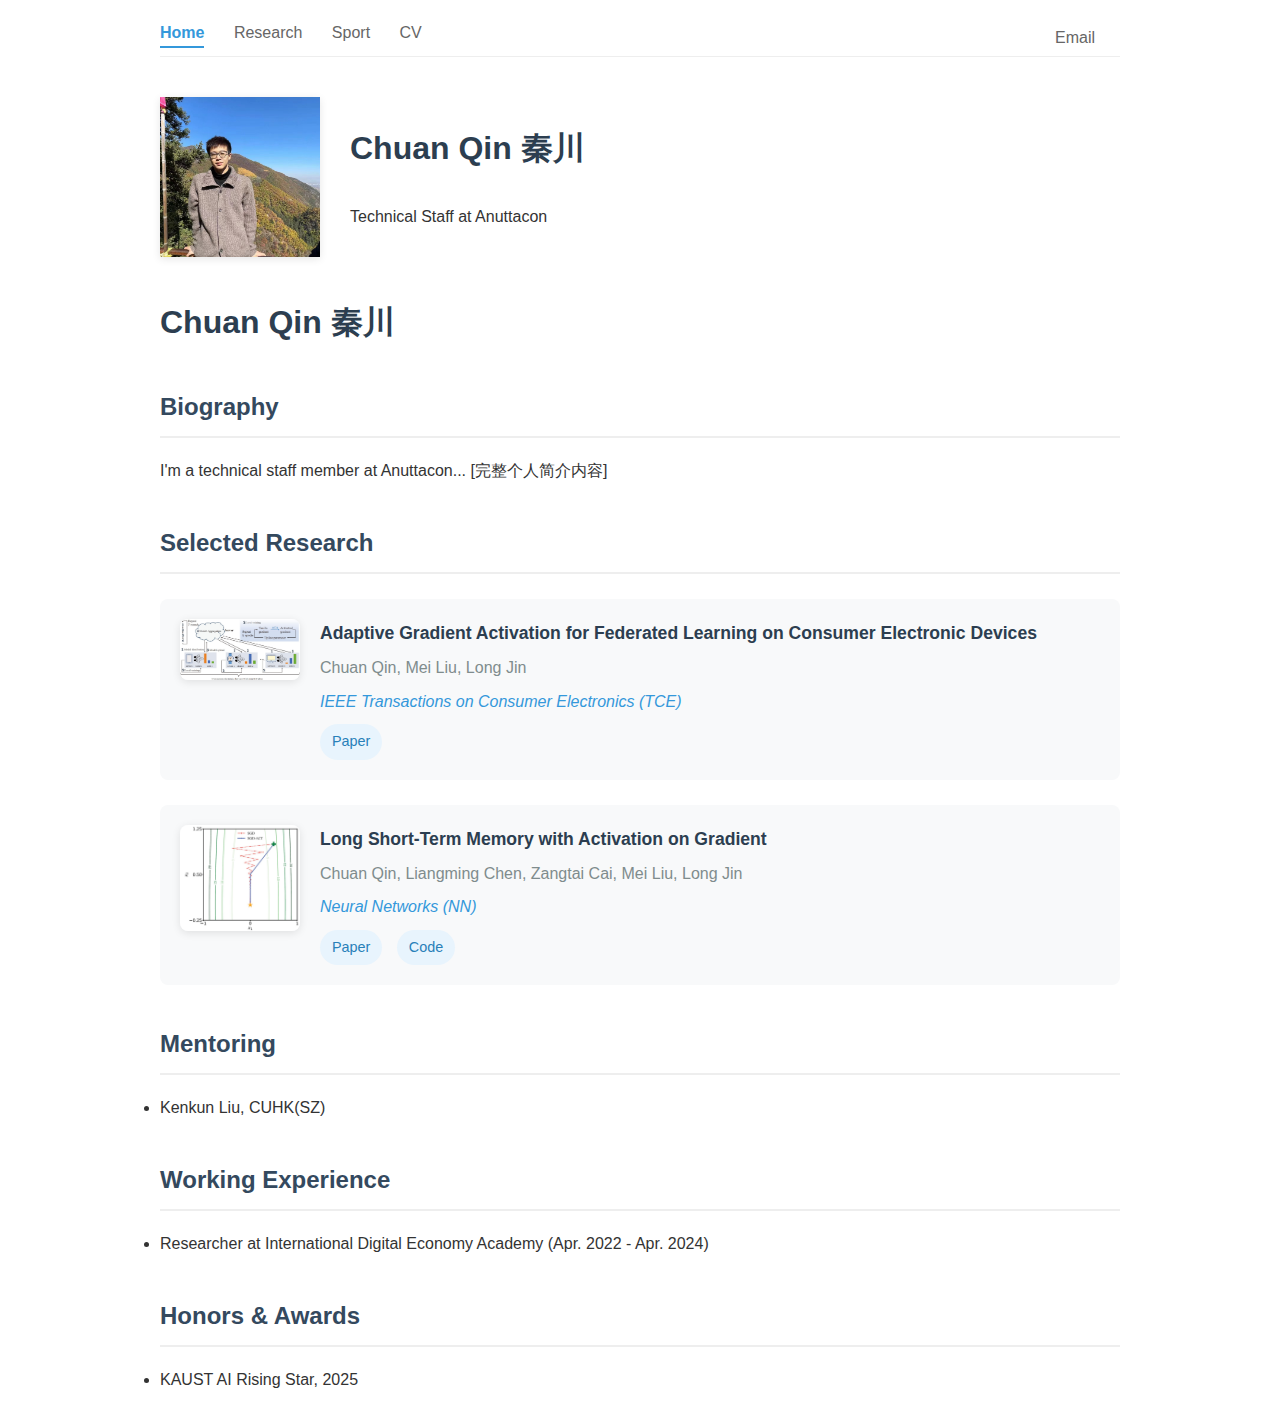
<file: index.html>
<!DOCTYPE html>
<html lang="en">
<head>
    <meta charset="UTF-8">
    <meta name="viewport" content="width=device-width, initial-scale=1.0">
    <title>Chuan Qin 秦川</title>
    <link rel="stylesheet" href="style.css">
    <!-- 每个页面独有的样式可以单独添加 -->
    <style>
        /* 当前页面特有样式 */
        .profile-header {
            display: flex;
            align-items: center;
            gap: 30px;
            margin-bottom: 40px;
        }
        
        .profile-photo {
            width: 160px;
            height: 160px;
            /* 移除圆角相关代码 */
            border-radius: 0; 
            border: none;      /* 移除边框 */
            object-fit: cover;
            /* 新增阴影效果 */
            box-shadow: 0 2px 8px rgba(0,0,0,0.1);
        }


        .paper {
            display: grid;
            grid-template-columns: 120px 1fr;
            gap: 20px;
            padding: 20px;
            margin: 25px 0;
        }

        .paper-image {
            width: 100%;
            border-radius: 8px;
            box-shadow: 0 2px 8px rgba(0,0,0,0.1);
            transition: transform 0.3s ease;
        }

        .paper-image:hover {
            transform: scale(1.03);
        }
    </style>
</head>
<body>
    <nav>
        <a href="index.html" class="active">Home</a>
        <a href="research.html">Research</a>
        <a href="sport.html">Sport</a>
        <a href="cv_qinchuan.pdf" target="_blank">CV</a> <!-- 新增此行 -->
        <a href="mailto:qinchuan8@foxmail.com" style="float: right;">Email</a>
    </nav>

    <!-- 新增个人照片 -->
    <div class="profile-header">
        <img src="images/qinchuan.jpg" alt="Chuan Qin Portrait" class="profile-photo">
        <div>
            <h1>Chuan Qin 秦川</h1>
            <p class="position">Technical Staff at Anuttacon</p>
        </div>
    </div>
    
    <h1>Chuan Qin 秦川</h1>

    <section id="biography">
        <h2>Biography</h2>
        <p>I'm a technical staff member at Anuttacon... [完整个人简介内容]</p>
    </section>

    <section id="research">
        <h2>Selected Research</h2>
        <div class="paper">
            <img src="images/paper2.jpg" alt="Video Generation Demo" class="paper-image">
            <div>
                <div class="paper-title">Adaptive Gradient Activation for Federated Learning on Consumer Electronic Devices</div>
                <div class="authors">Chuan Qin, Mei Liu, Long Jin</div>
                <div class="venue">IEEE Transactions on Consumer Electronics (TCE)</div>
                <div class="badges">
                    <a href="https://ieeexplore.ieee.org/abstract/document/10874179/" class="badge" target="_blank">Paper</a>
<!--                     <a href="https://github.com/chuanqin8/ACT-In-NLP" class="badge" target="_blank">Code</a> -->
                </div>
            </div>
        </div>
        <div class="paper">
            <img src="images/paper1.jpg" alt="Video Generation Demo" class="paper-image">
            <div>
                <div class="paper-title">Long Short-Term Memory with Activation on Gradient</div>
                <div class="authors">Chuan Qin, Liangming Chen, Zangtai Cai, Mei Liu, Long Jin</div>
                <div class="venue">Neural Networks (NN)</div>
                <div class="badges">
                    <a href="https://www.sciencedirect.com/science/article/pii/S0893608023002125" class="badge" target="_blank">Paper</a>
                    <a href="https://github.com/chuanqin8/ACT-In-NLP" class="badge" target="_blank">Code</a>
                </div>
            </div>
        </div>

        <!-- 其他论文条目 -->
    </section>

    <section id="mentoring">
        <h2>Mentoring</h2>
        <ul>
            <li>Kenkun Liu, CUHK(SZ)</li>
            <!-- 其他指导条目 -->
        </ul>
    </section>

    <section id="experience">
        <h2>Working Experience</h2>
        <ul>
            <li>Researcher at International Digital Economy Academy (Apr. 2022 - Apr. 2024)</li>
            <!-- 其他工作经历 -->
        </ul>
    </section>

    <section id="honors">
        <h2>Honors & Awards</h2>
        <ul>
            <li>KAUST AI Rising Star, 2025</li>
            <!-- 其他荣誉 -->
        </ul>
    </section>
    <script type='text/javascript' id='clustrmaps' src='//cdn.clustrmaps.com/map_v2.js?cl=f0ecec&w=300&t=tt&d=0VNEHlh94T2rzbIyiPON_Q6wNyb-2dSkkln2FM5XPnQ&co=5d78bf&cmo=ca2525&cmn=22a122&ct=fdf8f8'></script>
    

    
</body>
</html>
</file>
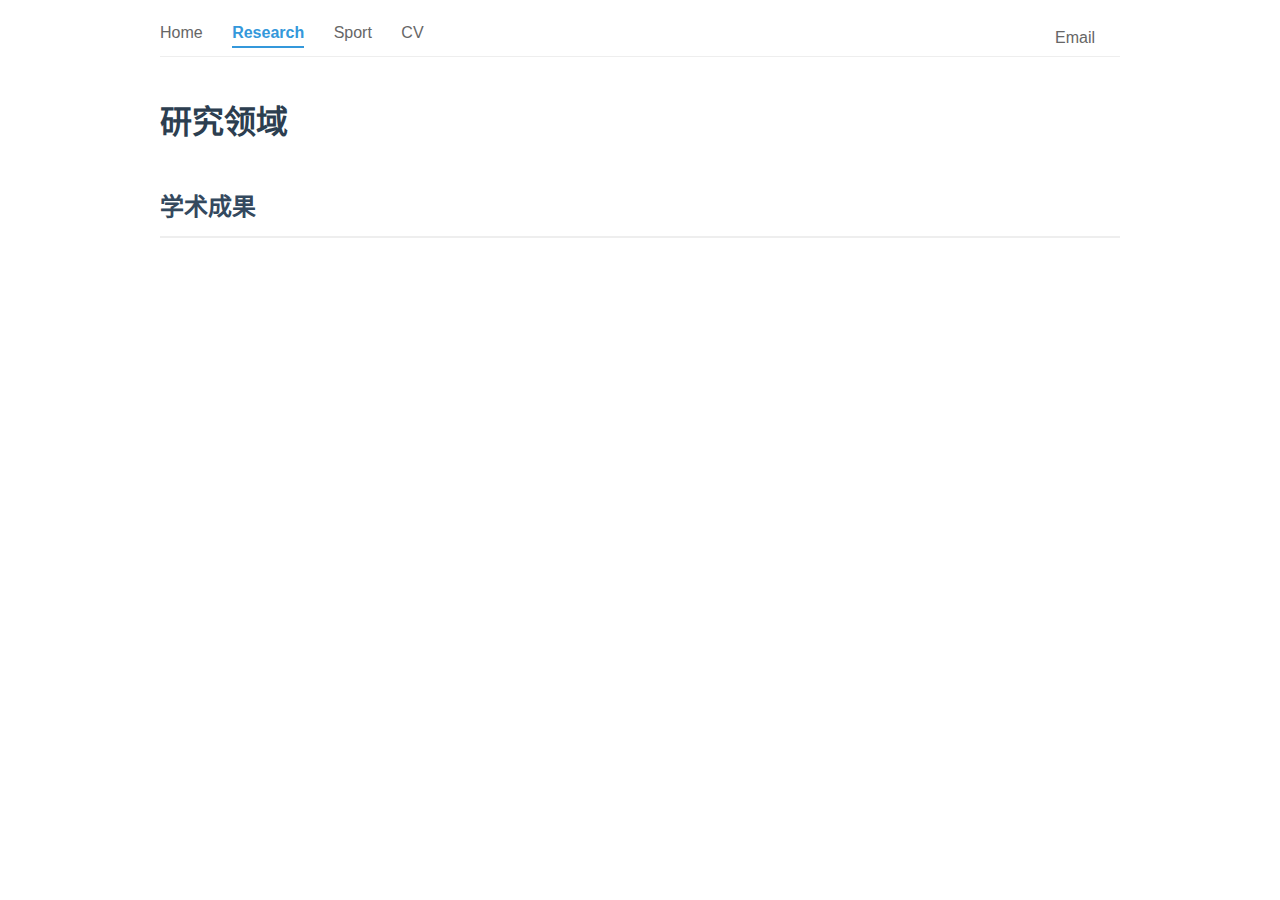
<file: research.html>
<!DOCTYPE html>
<html lang="zh-CN">
<head>
    <meta charset="UTF-8">
    <meta name="viewport" content="width=device-width, initial-scale=1.0">
    <title>秦川 - 研究</title>
    <link rel="stylesheet" href="style.css">
    <!-- 每个页面独有的样式可以单独添加 -->
    <style>
        /* 当前页面特有样式 */
    </style>
</head>
<body>
    <nav>
        <a href="index.html">Home</a>
        <a href="research.html" class="active">Research</a>
        <a href="sport.html">Sport</a>
        <a href="cv_qinchuan.pdf" target="_blank">CV</a>
        <a href="mailto:qinchuan8@foxmail.com" style="float: right;">Email</a>
    </nav>

    <h1>研究领域</h1>
    
    <section id="publications">
        <h2>学术成果</h2>
        <!-- 研究相关内容 -->
    </section>

    <!-- 其他研究页面内容 -->

</body>
</html>
</file>
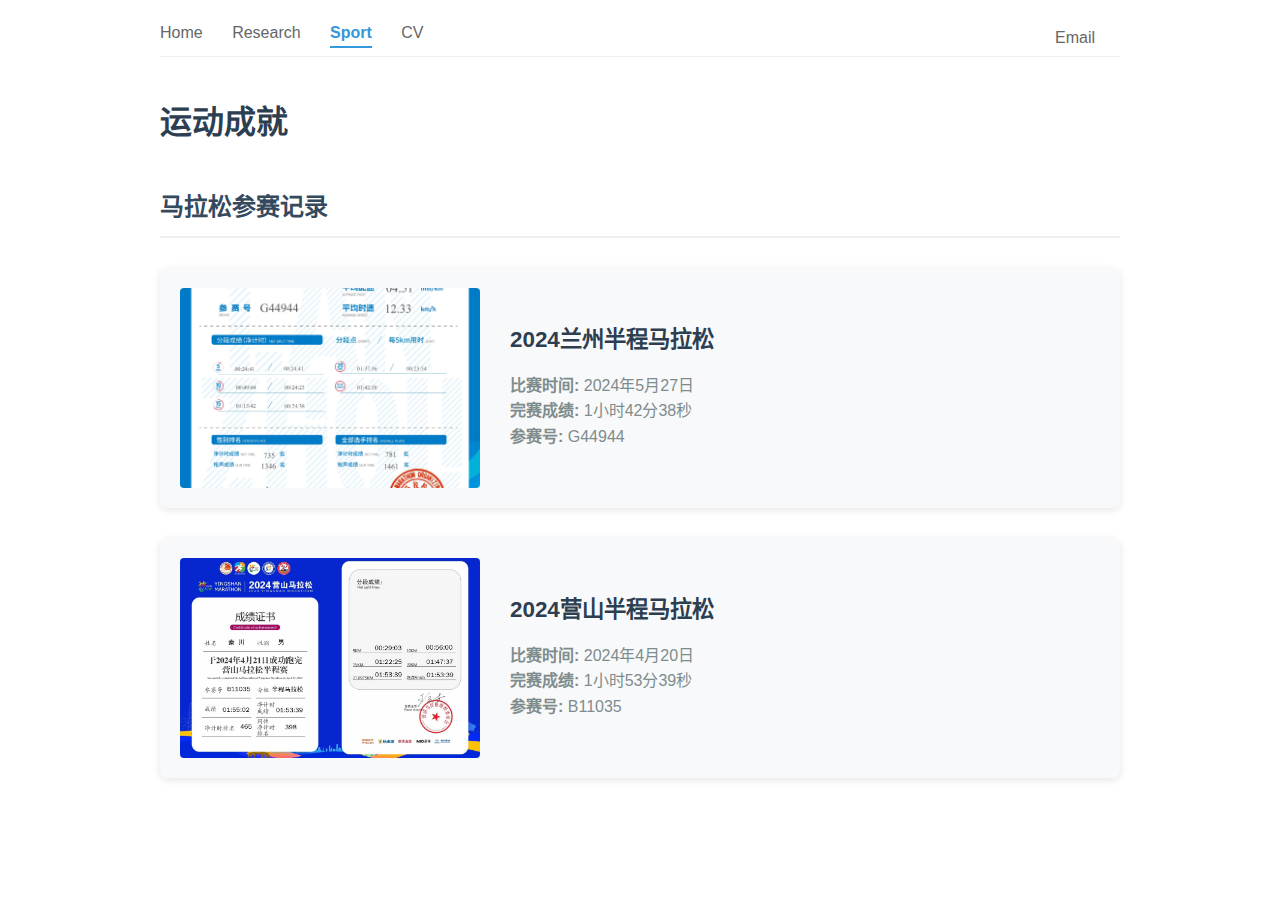
<file: sport.html>
<!DOCTYPE html>
<html lang="zh-CN">
<head>
    <meta charset="UTF-8">
    <meta name="viewport" content="width=device-width, initial-scale=1.0">
    <title>秦川 - 运动</title>
    <link rel="stylesheet" href="style.css">
    <!-- 每个页面独有的样式可以单独添加 -->
    <style>
        /* 当前页面特有样式 */
        .marathon-card {
            display: grid;
            grid-template-columns: 300px 1fr;
            gap: 30px;
            margin: 30px 0;
            padding: 20px;
            background: #f8f9fa;
            border-radius: 8px;
            box-shadow: 0 2px 8px rgba(0,0,0,0.1);
        }

        .marathon-image {
            width: 100%;
            height: 200px;
            object-fit: cover;
            border-radius: 4px;
        }

        .marathon-details {
            display: flex;
            flex-direction: column;
            justify-content: center;
        }

        .marathon-title {
            font-size: 1.4em;
            color: #2c3e50;
            margin-bottom: 10px;
        }

        .marathon-meta {
            color: #7f8c8d;
            margin: 5px 0;
        }

        @media (max-width: 768px) {
            .marathon-card {
                grid-template-columns: 1fr;
            }
            
            .marathon-image {
                height: 180px;
            }
        }
    </style>
</head>
<body>
    <nav>
        <a href="index.html">Home</a>
        <a href="research.html">Research</a>
        <a href="sport.html" class="active">Sport</a>
        <a href="cv_qinchuan.pdf" target="_blank">CV</a>
        <a href="mailto:qinchuan8@foxmail.com" style="float: right;">Email</a>
    </nav>

    <h1>运动成就</h1>

    <section id="sports">
        <h2>马拉松参赛记录</h2>
        
        <!-- 2024兰州半程马拉松 -->
        <div class="marathon-card">
            <img src="images/lanzhou_marathon_2024.jpg" 
                 alt="2024兰州半程马拉松" 
                 class="marathon-image">
            <div class="marathon-details">
                <h3 class="marathon-title">2024兰州半程马拉松</h3>
                <p class="marathon-meta">
                    <strong>比赛时间:</strong> 2024年5月27日<br>
                    <strong>完赛成绩:</strong> 1小时42分38秒<br>
                    <strong>参赛号:</strong> G44944
            </div>
        </div>

        <!-- 2024营山半程马拉松 -->
        <div class="marathon-card">
            <img src="images/yingshan_marathon_2024.jpg" 
                 alt="2024营山半程马拉松" 
                 class="marathon-image">
            <div class="marathon-details">
                <h3 class="marathon-title">2024营山半程马拉松</h3>
                <p class="marathon-meta">
                    <strong>比赛时间:</strong> 2024年4月20日<br>
                    <strong>完赛成绩:</strong> 1小时53分39秒<br>
                    <strong>参赛号:</strong> B11035
            </div>
        </div>
        <!-- 运动相关内容 -->
    </section>

    <!-- 其他运动页面内容 -->
</body>
</html>
</file>
<file: style.css>
/* style.css */
* {
    margin: 0;
    padding: 0;
    box-sizing: border-box;
    font-family: -apple-system, BlinkMacSystemFont, 'Segoe UI', sans-serif;
}

body {
    max-width: 1000px;
    margin: 0 auto;
    padding: 20px;
    line-height: 1.6;
    color: #333;
}

nav {
    margin-bottom: 40px;
    padding-bottom: 10px;
    border-bottom: 1px solid #eee;
}

nav a {
    margin-right: 25px;
    text-decoration: none;
    color: #666;
    padding: 5px 0;
}

/* style.css添加 */
nav a.active {
    color: #3498db;
    font-weight: bold;
    border-bottom: 2px solid;
}

/* 导航栏间距调整 */
nav a {
    margin-right: 25px; /* 增大间距 */
    padding: 5px 0;
}

/* PDF链接特殊样式 */
nav a[href$=".pdf"] {
    position: relative;
    padding-right: 18px;
}


h1 {
    margin-bottom: 30px;
    color: #2c3e50;
}

h2 {
    margin: 40px 0 20px;
    padding-bottom: 10px;
    border-bottom: 2px solid #eee;
    color: #34495e;
}

.news-item {
    margin: 15px 0;
    padding-left: 20px;
    border-left: 3px solid #3498db;
}

.paper {
    margin: 25px 0;
    padding: 15px;
    background: #f8f9fa;
    border-radius: 8px;
}

.paper-title {
    font-size: 1.1em;
    font-weight: 600;
    color: #2c3e50;
}

.authors {
    color: #7f8c8d;
    margin: 8px 0;
}

.venue {
    color: #3498db;
    font-style: italic;
}

.badges {
    margin-top: 10px;
}

.badge {
    display: inline-block;
    padding: 4px 8px;
    margin-right: 8px;
    background: #e8f4fd;
    border-radius: 4px;
    font-size: 0.9em;
    color: #2980b9;
}

.badge {
    display: inline-block;
    padding: 6px 12px;
    margin-right: 10px;
    background: #e8f4fd;
    border-radius: 20px;
    color: #2980b9;
    text-decoration: none;
    transition: all 0.3s ease;
}

.badge:hover {
    background: #2980b9;
    color: white;
    transform: translateY(-1px);
    box-shadow: 0 2px 8px rgba(41,128,185,0.2);
}

/* 其他公共样式... */
</file>
